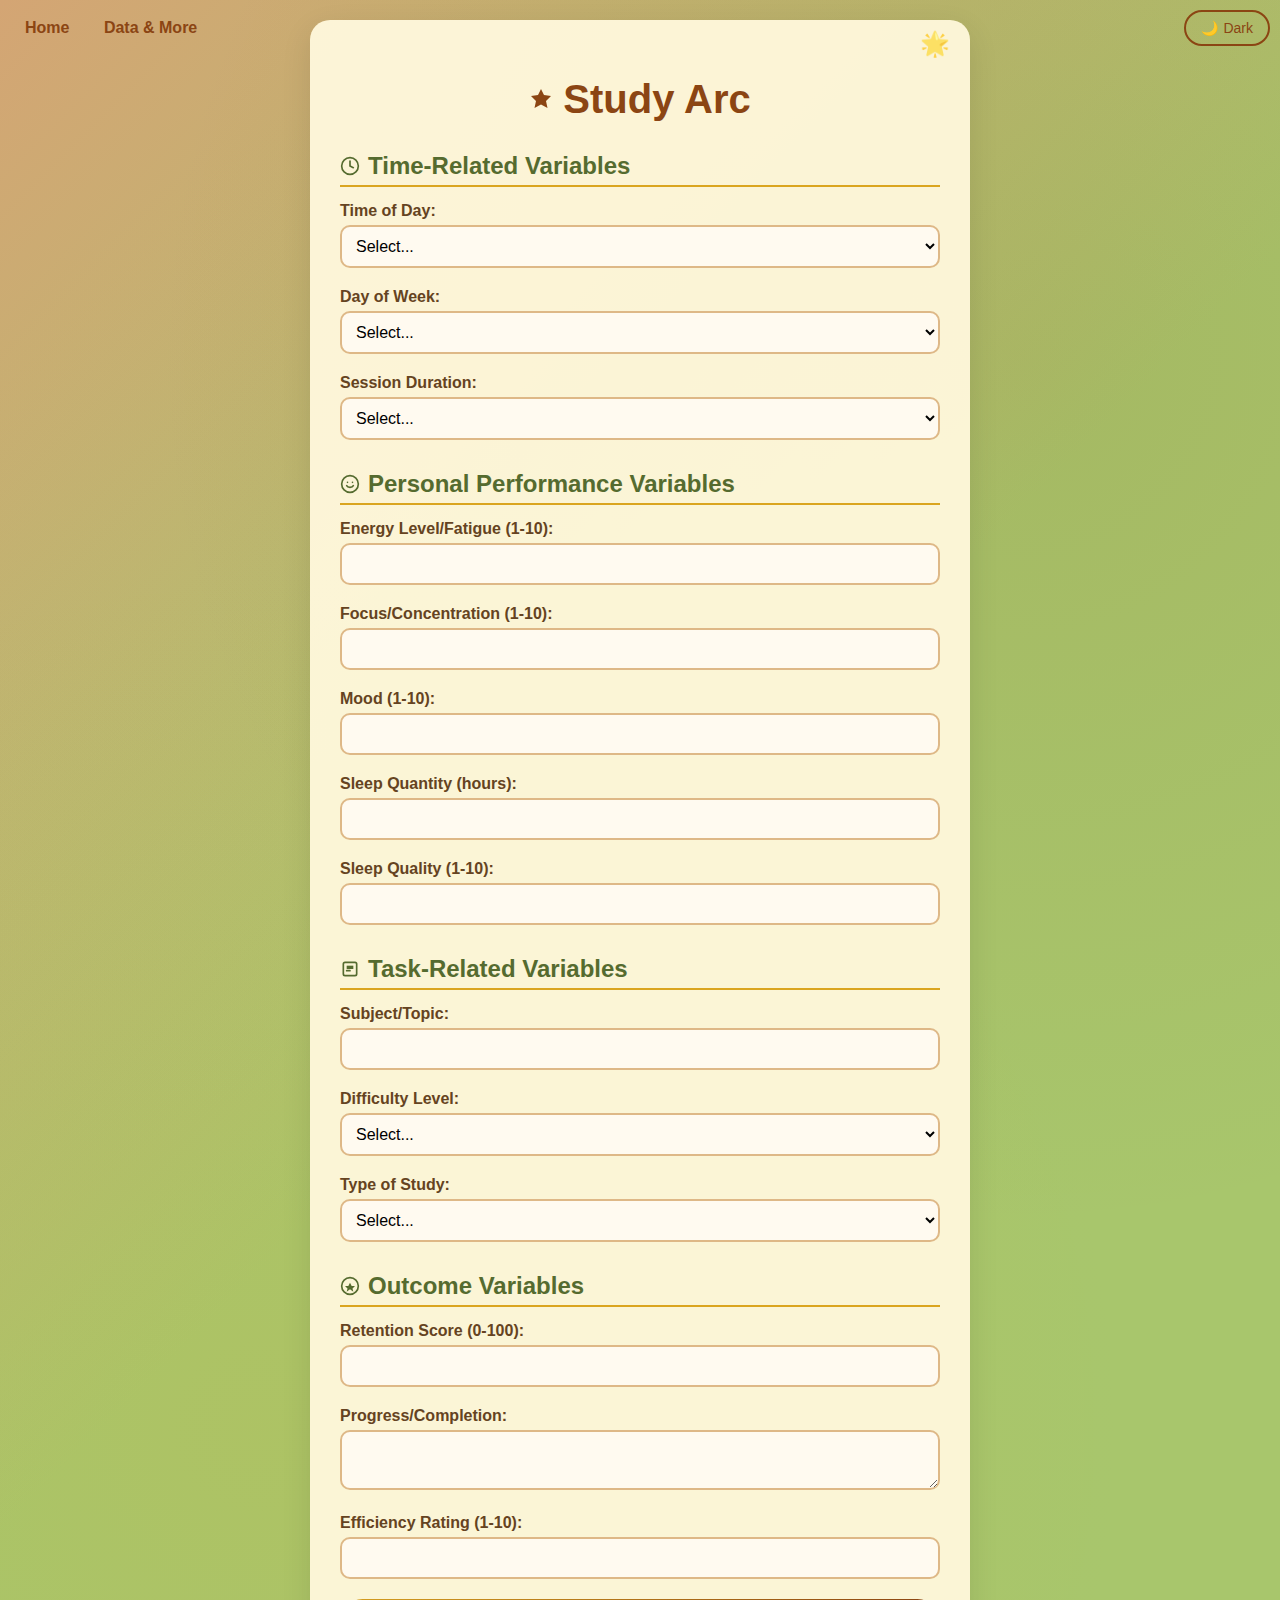
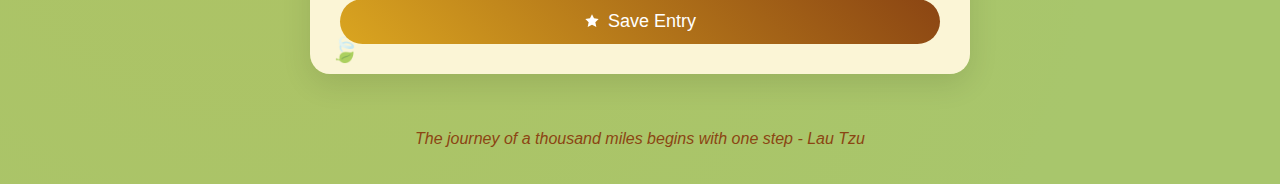
<file: index.html>
<!DOCTYPE html>
<html lang="en">
<head>
    <meta charset="UTF-8">
    <meta name="viewport" content="width=device-width, initial-scale=1.0">
    <title>Study Arc</title>
    <link rel="stylesheet" href="styles.css">
</head>
<body>
    <nav>
        <div class="nav-links">
            <a href="index.html">Home</a>
            <a href="past-entries.html">Data & More</a>
        </div>
        <button id="themeToggle" class="theme-btn"><span id="themeIcon">🌙</span> <span id="themeText">Dark</span></button>
    </nav>
    <div class="container">
        <h1><svg width="24" height="24" viewBox="0 0 24 24" fill="none" xmlns="http://www.w3.org/2000/svg"><path d="M12 2L15 8L22 9L17 14L18.5 21L12 17.5L5.5 21L7 14L2 9L9 8L12 2Z" fill="currentColor"/></svg>  Study Arc</h1>
        <form id="studyForm">
            <h2><svg width="20" height="20" viewBox="0 0 24 24" fill="none" xmlns="http://www.w3.org/2000/svg"><circle cx="12" cy="12" r="10" stroke="currentColor" stroke-width="2"/><path d="M12 6V12L16 14" stroke="currentColor" stroke-width="2" stroke-linecap="round"/></svg> Time-Related Variables</h2>
            <div class="form-group">
                <label for="timeOfDay">Time of Day:</label>
                <select id="timeOfDay" name="timeOfDay" required>
                    <option value="">Select...</option>
                    <option value="morning">Morning</option>
                    <option value="afternoon">Afternoon</option>
                    <option value="evening">Evening</option>
                    <option value="night">Night</option>
                </select>
            </div>
            <div class="form-group">
                <label for="dayType">Day of Week:</label>
                <select id="dayType" name="dayType" required>
                    <option value="">Select...</option>
                    <option value="weekday">Weekday</option>
                    <option value="weekend">Weekend</option>
                </select>
            </div>
            <div class="form-group">
                <label for="sessionDuration">Session Duration:</label>
                <select id="sessionDuration" name="sessionDuration" required>
                    <option value="">Select...</option>
                    <option value="25">25 min</option>
                    <option value="50">50 min</option>
                    <option value="75">75 min</option>
                    <option value="90">90 min</option>
                    <option value="other">Other</option>
                </select>
            </div>

            <h2><svg width="20" height="20" viewBox="0 0 24 24" fill="none" xmlns="http://www.w3.org/2000/svg"><circle cx="12" cy="12" r="10" stroke="currentColor" stroke-width="2"/><path d="M8 14S9 16 12 16 16 14 16 14" stroke="currentColor" stroke-width="2" stroke-linecap="round"/><circle cx="9" cy="10" r="1" fill="currentColor"/><circle cx="15" cy="10" r="1" fill="currentColor"/></svg> Personal Performance Variables</h2>
            <div class="form-group">
                <label for="energyLevel">Energy Level/Fatigue (1-10):</label>
                <input type="number" id="energyLevel" name="energyLevel" min="1" max="10" required>
            </div>
            <div class="form-group">
                <label for="focus">Focus/Concentration (1-10):</label>
                <input type="number" id="focus" name="focus" min="1" max="10" required>
            </div>
            <div class="form-group">
                <label for="mood">Mood (1-10):</label>
                <input type="number" id="mood" name="mood" min="1" max="10" required>
            </div>
            <div class="form-group">
                <label for="sleepHours">Sleep Quantity (hours):</label>
                <input type="number" id="sleepHours" name="sleepHours" min="0" max="24" step="0.5" required>
            </div>
            <div class="form-group">
                <label for="sleepQuality">Sleep Quality (1-10):</label>
                <input type="number" id="sleepQuality" name="sleepQuality" min="1" max="10" required>
            </div>

            <h2><svg width="20" height="20" viewBox="0 0 24 24" fill="none" xmlns="http://www.w3.org/2000/svg"><rect x="4" y="4" width="16" height="16" rx="2" stroke="currentColor" stroke-width="2"/><path d="M8 8H16V12H8V8Z" fill="currentColor"/><path d="M8 14H12" stroke="currentColor" stroke-width="2" stroke-linecap="round"/></svg> Task-Related Variables</h2>
            <div class="form-group">
                <label for="subject">Subject/Topic:</label>
                <input type="text" id="subject" name="subject" required>
            </div>
            <div class="form-group">
                <label for="difficulty">Difficulty Level:</label>
                <select id="difficulty" name="difficulty" required>
                    <option value="">Select...</option>
                    <option value="easy">Easy</option>
                    <option value="medium">Medium</option>
                    <option value="hard">Hard</option>
                </select>
            </div>
            <div class="form-group">
                <label for="studyType">Type of Study:</label>
                <select id="studyType" name="studyType" required>
                    <option value="">Select...</option>
                    <option value="reading">Reading</option>
                    <option value="problem-solving">Problem-Solving</option>
                    <option value="reviewing-notes">Reviewing Notes</option>
                    <option value="practice-tests">Practice Tests</option>
                    <option value="coding">Coding</option>
                </select>
            </div>

            <h2><svg width="20" height="20" viewBox="0 0 24 24" fill="none" xmlns="http://www.w3.org/2000/svg"><circle cx="12" cy="12" r="10" stroke="currentColor" stroke-width="2"/><path d="M12 8L14 12H18L15 15L16 19L12 16L8 19L9 15L6 12H10L12 8Z" fill="currentColor"/></svg> Outcome Variables</h2>
            <div class="form-group">
                <label for="retentionScore">Retention Score (0-100):</label>
                <input type="number" id="retentionScore" name="retentionScore" min="0" max="100">
            </div>
            <div class="form-group">
                <label for="progress">Progress/Completion:</label>
                <textarea id="progress" name="progress" rows="2"></textarea>
            </div>
            <div class="form-group">
                <label for="efficiency">Efficiency Rating (1-10):</label>
                <input type="number" id="efficiency" name="efficiency" min="1" max="10">
            </div>

            <button type="submit" class="submit-btn"><svg width="16" height="16" viewBox="0 0 24 24" fill="none" xmlns="http://www.w3.org/2000/svg"><path d="M12 2L15 8L22 9L17 14L18.5 21L12 17.5L5.5 21L7 14L2 9L9 8L12 2Z" fill="white"/></svg> Save Entry</button>
        </form>
    </div>
    <footer>
        <p>The journey of a thousand miles begins with one step
            -
            Lau Tzu</p>
    </footer>
    <script src="script.js"></script>
</body>
</html>
</file>
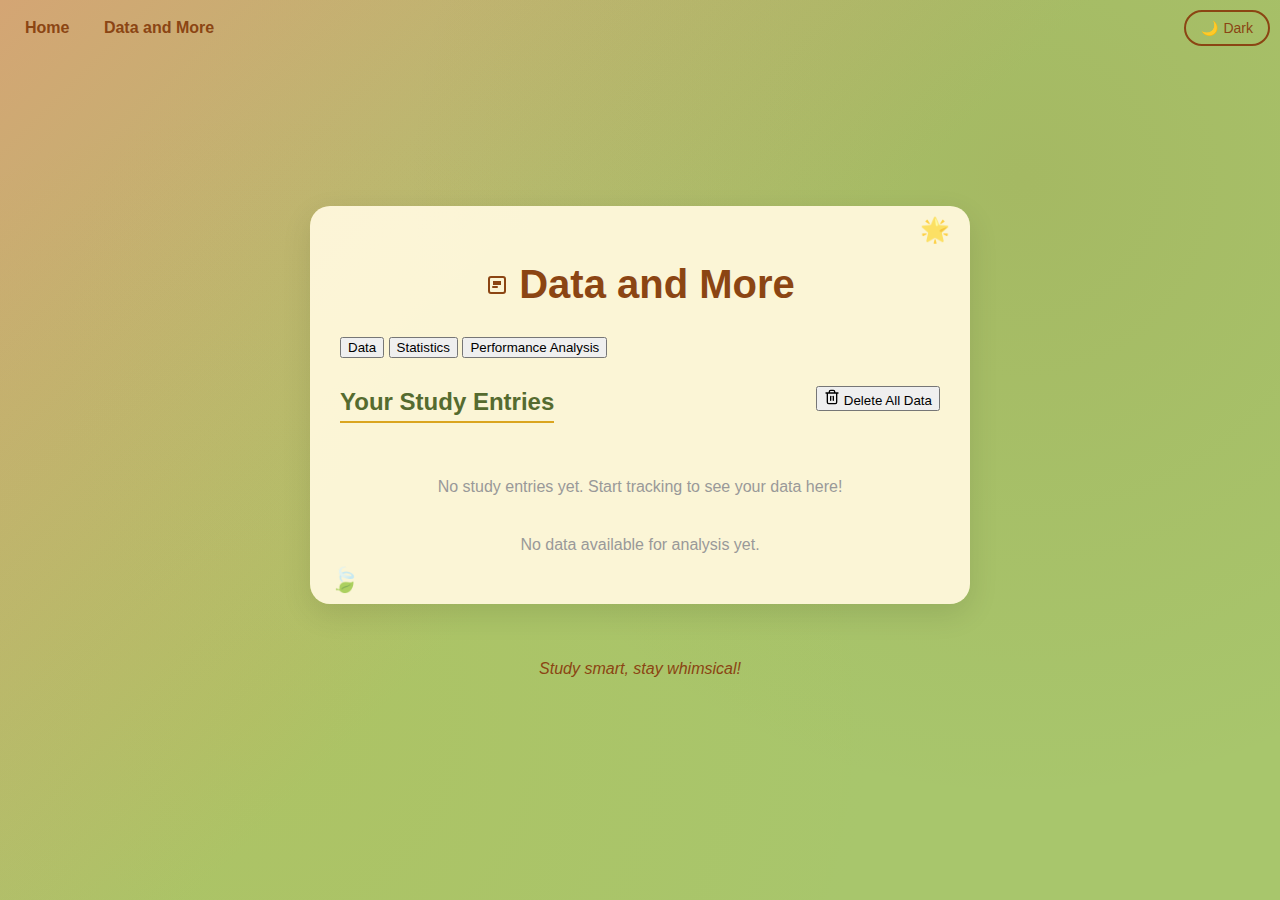
<file: past-entries.html>
<!DOCTYPE html>
<html lang="en">
<head>
    <meta charset="UTF-8">
    <meta name="viewport" content="width=device-width, initial-scale=1.0">
    <title>Data and More</title>
    <link rel="stylesheet" href="styles.css">
</head>
<body>
    <nav>
        <div class="nav-links">
            <a href="index.html">Home</a>
            <a href="past-entries.html">Data and More</a>
        </div>
        <button id="themeToggle" class="theme-btn"><span id="themeIcon">🌙</span> <span id="themeText">Dark</span></button>
    </nav>
    <div class="container">
        <h1><svg width="24" height="24" viewBox="0 0 24 24" fill="none" xmlns="http://www.w3.org/2000/svg"><rect x="4" y="4" width="16" height="16" rx="2" stroke="currentColor" stroke-width="2"/><path d="M8 8H16V12H8V8Z" fill="currentColor"/><path d="M8 14H12" stroke="currentColor" stroke-width="2" stroke-linecap="round"/></svg> Data and More</h1>
        
        <div class="tab-container">
            <div class="tab-buttons">
                <button class="tab-btn active" data-tab="sample-entries">Data</button>
                <button class="tab-btn" data-tab="statistics">Statistics</button>
                <button class="tab-btn" data-tab="analysis">Performance Analysis</button>
            </div>

            <div id="sample-entries" class="tab-content active">
                <div style="display: flex; justify-content: space-between; align-items: center; margin-bottom: 20px;">
                    <h2>Your Study Entries</h2>
                    <button id="deleteAllBtn" class="delete-btn"><svg width="16" height="16" viewBox="0 0 24 24" fill="none" xmlns="http://www.w3.org/2000/svg"><path d="M3 6H5H21" stroke="currentColor" stroke-width="2" stroke-linecap="round"/><path d="M19 6V20C19 21 18 22 17 22H7C6 22 5 21 5 20V6" stroke="currentColor" stroke-width="2"/><path d="M8 6V4C8 3 9 2 10 2H14C15 2 16 3 16 4V6" stroke="currentColor" stroke-width="2"/><path d="M10 11V17" stroke="currentColor" stroke-width="2" stroke-linecap="round"/><path d="M14 11V17" stroke="currentColor" stroke-width="2" stroke-linecap="round"/></svg> Delete All Data</button>
                </div>
                <div class="entries-list" id="entryList"></div>
            </div>

            <div id="statistics" class="tab-content">
                <div class="stats-grid" id="statsGrid"></div>
            </div>

            <div id="analysis" class="tab-content">
                <div class="analysis-content" id="analysisContent"></div>
            </div>
        </div>
    </div>
    <footer>
        <p>Study smart, stay whimsical!</p>
    </footer>
    <script src="entries-script.js"></script>
</body>
</html>
</file>
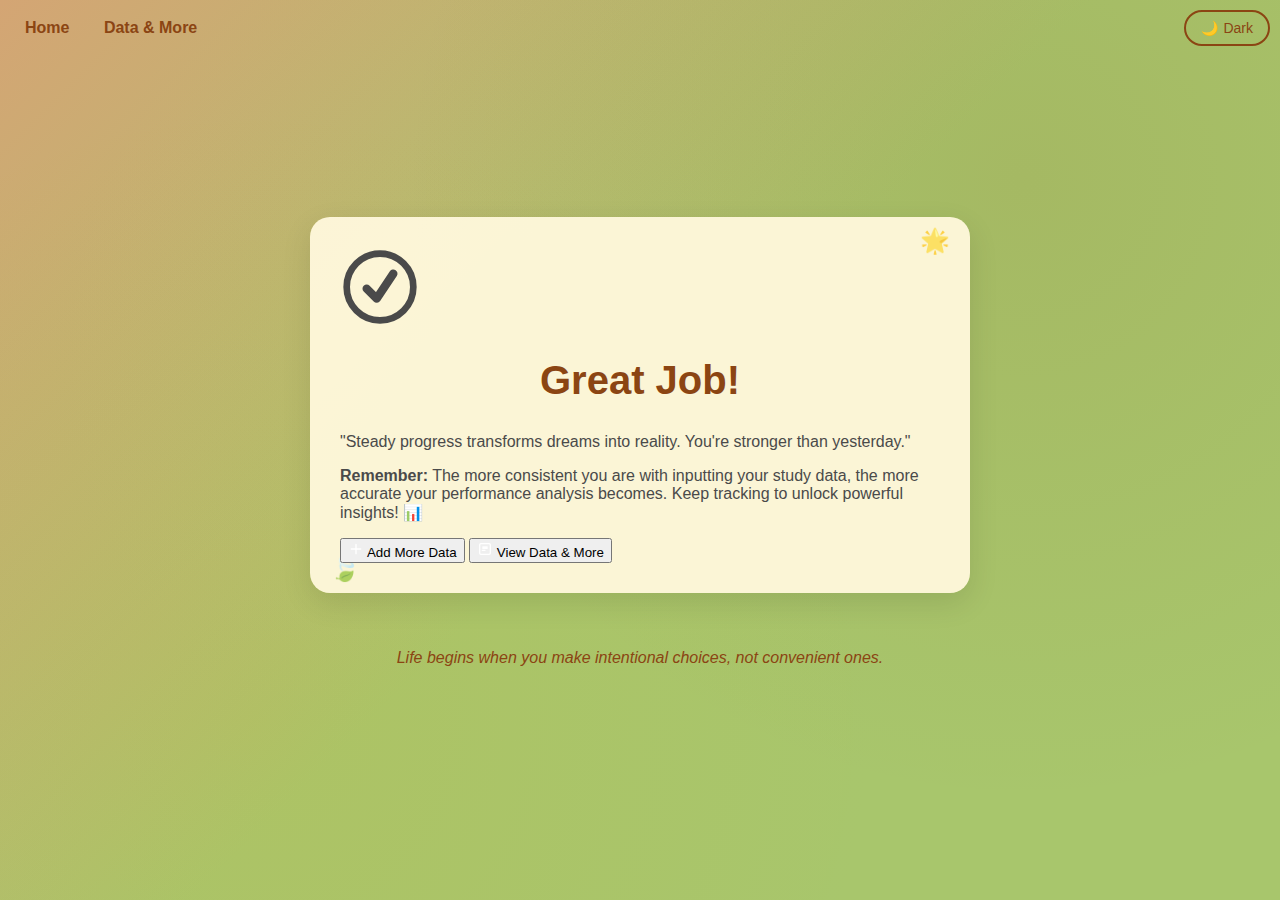
<file: success.html>
<!DOCTYPE html>
<html lang="en">
<head>
    <meta charset="UTF-8">
    <meta name="viewport" content="width=device-width, initial-scale=1.0">
    <title>Great Job!</title>
    <link rel="stylesheet" href="styles.css">
</head>
<body>
    <nav>
        <div class="nav-links">
            <a href="index.html">Home</a>
            <a href="past-entries.html">Data & More</a>
        </div>
        <button id="themeToggle" class="theme-btn"><span id="themeIcon">🌙</span> <span id="themeText">Dark</span></button>
    </nav>
    <div class="container success-container">
        <div class="success-card">
            <svg class="success-icon" width="80" height="80" viewBox="0 0 24 24" fill="none" xmlns="http://www.w3.org/2000/svg">
                <circle cx="12" cy="12" r="10" stroke="currentColor" stroke-width="2"/>
                <path d="M8 12.5L11 15.5L16 8" stroke="currentColor" stroke-width="2.5" stroke-linecap="round" stroke-linejoin="round"/>
            </svg>
            <h1>Great Job!</h1>
            
            <div class="quote-box">
                <p id="quote" class="quote-text">"Success is the sum of small efforts repeated day in and day out."</p>
            </div>

            <p class="consistency-message">
                <strong>Remember:</strong> The more consistent you are with inputting your study data, the more accurate your performance analysis becomes. Keep tracking to unlock powerful insights! 📊
            </p>

            <div class="button-group">
                <button onclick="window.location.href='index.html'" class="action-btn primary-btn">
                    <svg width="16" height="16" viewBox="0 0 24 24" fill="none" xmlns="http://www.w3.org/2000/svg">
                        <path d="M12 5V19M5 12H19" stroke="white" stroke-width="2" stroke-linecap="round"/>
                    </svg>
                    Add More Data
                </button>
                <button onclick="window.location.href='past-entries.html'" class="action-btn secondary-btn">
                    <svg width="16" height="16" viewBox="0 0 24 24" fill="none" xmlns="http://www.w3.org/2000/svg">
                        <rect x="4" y="4" width="16" height="16" rx="2" stroke="white" stroke-width="2"/>
                        <path d="M8 8H16V12H8V8Z" fill="white"/>
                        <path d="M8 14H12" stroke="white" stroke-width="2" stroke-linecap="round"/>
                    </svg>
                    View Data & More
                </button>
            </div>
        </div>
    </div>
    <footer>
        <p>Life begins when you make intentional choices, not convenient ones.</p>
    </footer>
    <script src="success-script.js"></script>
</body>
</html>
</file>
<file: styles.css>
body {
    font-family: 'Arial', sans-serif;
    background: linear-gradient(135deg, #d4a574 0%, #a8c66c 50%, #a8c66c 100%);
    margin: 0;
    padding: 0;
    display: flex;
    flex-direction: column;
    justify-content: center;
    align-items: center;
    min-height: 100vh;
    color: #4a4a4a;
    position: relative;
    overflow-x: hidden;
}

body::before {
    content: '';
    position: absolute;
    top: 0;
    left: 0;
    width: 100%;
    height: 100%;
    background-image: radial-gradient(circle at 20% 80%, rgba(218, 165, 32, 0.1) 0%, transparent 50%),
                      radial-gradient(circle at 80% 20%, rgba(139, 69, 19, 0.1) 0%, transparent 50%),
                      radial-gradient(circle at 40% 40%, rgba(169, 198, 108, 0.1) 0%, transparent 50%);
    pointer-events: none;
    z-index: -1;
}

nav {
    position: absolute;
    top: 10px;
    left: 10px;
    right: 10px;
    display: flex;
    justify-content: space-between;
    align-items: center;
    z-index: 10;
}

nav a {
    color: #8b4513;
    text-decoration: none;
    margin: 0 15px;
    font-weight: bold;
    transition: color 0.3s;
}

nav a:hover {
    color: #daa520;
    transform: scale(1.1);
}

.theme-btn {
    background: none;
    border: 2px solid #8b4513;
    color: #8b4513;
    padding: 8px 15px;
    border-radius: 20px;
    cursor: pointer;
    font-size: 14px;
    transition: all 0.3s;
    display: flex;
    align-items: center;
    gap: 5px;
}

.theme-btn:hover {
    background: #8b4513;
    color: white;
    transform: scale(1.05);
}

.container {
    background: rgba(255, 248, 220, 0.95);
    border-radius: 20px;
    padding: 30px;
    box-shadow: 0 10px 30px rgba(0, 0, 0, 0.1);
    max-width: 600px;
    width: 100%;
    margin: 20px;
}

h1 {
    text-align: center;
    color: #8b4513;
    font-size: 2.5em;
    margin-bottom: 30px;
    display: flex;
    align-items: center;
    justify-content: center;
    gap: 10px;
}

h1 svg {
    animation: float 3s ease-in-out infinite;
}

@keyframes float {
    0%, 100% { transform: translateY(0px); }
    50% { transform: translateY(-10px); }
}

h2 {
    color: #556b2f;
    font-size: 1.5em;
    margin-top: 30px;
    margin-bottom: 15px;
    border-bottom: 2px solid #daa520;
    padding-bottom: 5px;
    display: flex;
    align-items: center;
    gap: 8px;
}

h2 svg {
    animation: wiggle 2s ease-in-out infinite;
}

@keyframes wiggle {
    0%, 100% { transform: rotate(0deg); }
    25% { transform: rotate(-5deg); }
    75% { transform: rotate(5deg); }
}

.form-group {
    margin-bottom: 20px;
}

label {
    display: block;
    margin-bottom: 5px;
    font-weight: bold;
    color: #654321;
}

input, select, textarea {
    width: 100%;
    padding: 10px;
    border: 2px solid #deb887;
    border-radius: 10px;
    font-size: 16px;
    transition: border-color 0.3s;
    box-sizing: border-box;
    background: #fffaf0;
}

input:focus, select:focus, textarea:focus {
    outline: none;
    border-color: #daa520;
    box-shadow: 0 0 10px rgba(218, 165, 32, 0.3);
}

.submit-btn {
    background: linear-gradient(45deg, #daa520, #8b4513);
    color: white;
    border: none;
    padding: 12px 30px;
    border-radius: 25px;
    font-size: 18px;
    cursor: pointer;
    transition: transform 0.2s, box-shadow 0.2s;
    width: 100%;
    margin-top: 20px;
    display: flex;
    align-items: center;
    justify-content: center;
    gap: 8px;
}

.submit-btn:hover {
    transform: translateY(-2px) scale(1.05);
    box-shadow: 0 5px 15px rgba(218, 165, 32, 0.4);
}

.submit-btn svg {
    animation: sparkle 1.5s ease-in-out infinite;
}

@keyframes sparkle {
    0%, 100% { transform: scale(1); }
    50% { transform: scale(1.2); }
}

#entries {
    margin-top: 40px;
}

#entryList {
    list-style: none;
    padding: 0;
}

#entryList li:hover {
    transform: translateX(5px);
    box-shadow: 0 2px 10px rgba(0, 0, 0, 0.1);
}

.expand-btn {
    background: #daa520;
    color: white;
    border: none;
    padding: 5px 10px;
    border-radius: 10px;
    cursor: pointer;
    font-size: 12px;
    margin-left: 10px;
    transition: background 0.3s;
}

.expand-btn:hover {
    background: #8b4513;
}

.entry-details {
    margin-top: 10px;
    padding-top: 10px;
    border-top: 1px solid #deb887;
}

/* Dark Theme */
body.dark {
    background: linear-gradient(135deg, #2c1810 0%, #1a3a1a 50%, #1a3a1a 100%);
    color: #e8e8e8;
}

body.dark::before {
    background-image: radial-gradient(circle at 20% 80%, rgba(218, 165, 32, 0.2) 0%, transparent 50%),
                      radial-gradient(circle at 80% 20%, rgba(139, 69, 19, 0.2) 0%, transparent 50%),
                      radial-gradient(circle at 40% 40%, rgba(169, 198, 108, 0.2) 0%, transparent 50%);
}

body.dark nav a {
    color: #daa520;
}

body.dark .container {
    background: rgba(40, 40, 40, 0.95);
    color: #e8e8e8;
}

body.dark h1 {
    color: #daa520;
}

body.dark h2 {
    color: #a8c66c;
}

body.dark label {
    color: #deb887;
}

body.dark input, body.dark select, body.dark textarea {
    background: #333;
    border-color: #daa520;
    color: #e8e8e8;
}

body.dark #entryList li {
    background: #444;
    color: #e8e8e8;
}

body.dark .theme-btn {
    border-color: #daa520;
    color: #daa520;
}

body.dark .expand-btn {
    background: #daa520;
}

body.dark .expand-btn:hover {
    background: #a8c66c;
}

body.dark .entry-details {
    border-top-color: #daa520;
}

/* More floating decorations */
.container {
    position: relative;
    z-index: 1;
}

.container::before {
    content: '🌟';
    position: absolute;
    top: 10px;
    right: 20px;
    font-size: 24px;
    animation: float 4s ease-in-out infinite;
    opacity: 0.7;
    z-index: -1;
}

.container::after {
    content: '🍃';
    position: absolute;
    bottom: 10px;
    left: 20px;
    font-size: 24px;
    animation: wiggle 3s ease-in-out infinite;
    opacity: 0.7;
    z-index: -1;
}

body.dark .container::before {
    content: '🌙';
}

body.dark .container::after {
    content: '🌿';
}

body.dark nav a {
    color: #daa520;
}

body.dark .theme-btn {
    border-color: #daa520;
    color: #daa520;
}

body.dark .theme-btn:hover {
    background: #daa520;
    color: #2c1810;
}

footer {
    text-align: center;
    padding: 20px;
    color: #8b4513;
    font-style: italic;
}

body.dark footer {
    color: #daa520;
}
</file>
